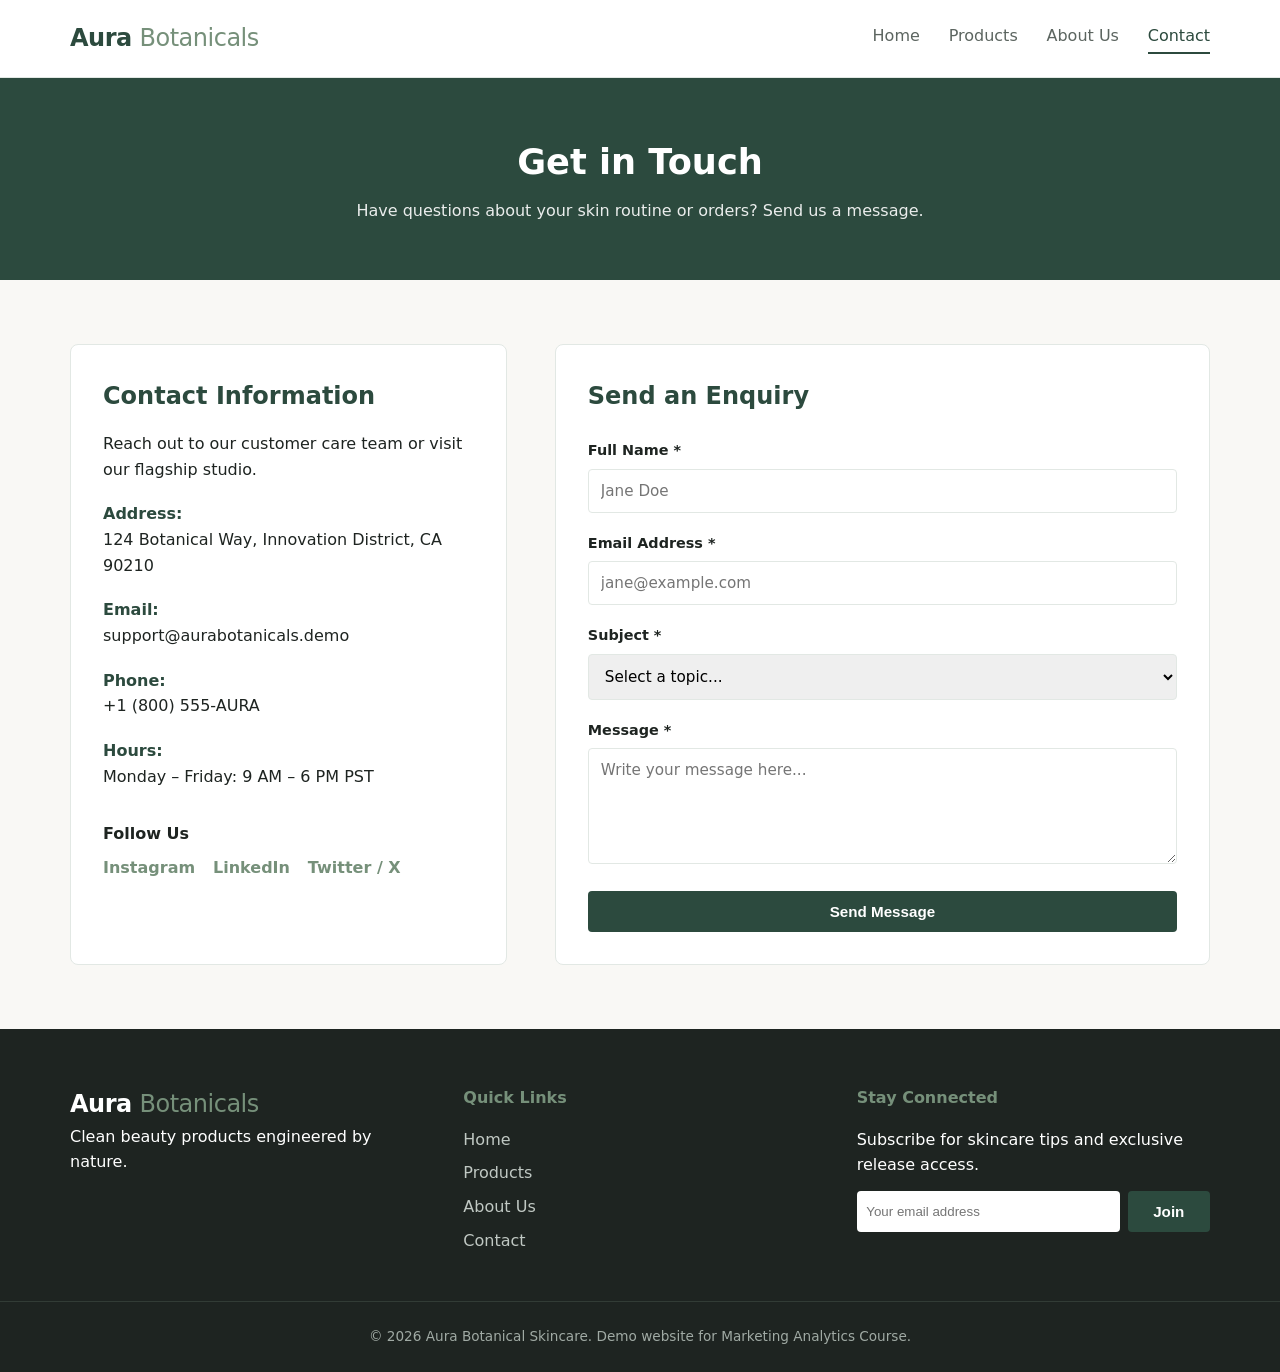
<file: contact.html>
<!DOCTYPE html>
<html lang="en">
<head>
    <script async src="https://www.googletagmanager.com/gtm.js?id=GTM-NLXZ6577"></script>
<script>
  window.dataLayer = window.dataLayer || [];
  function gtag(){dataLayer.push(arguments);}
  gtag('js', new Date());
</script>
    <meta charset="UTF-8">
    <meta name="viewport" content="width=device-width, initial-scale=1.0">
    <title>Contact Us | Aura Botanical Skincare</title>
    <link rel="stylesheet" href="style.css">
    
   

    <header class="header">
        <div class="container nav-container">
            <a href="index.html" class="logo">Aura <span>Botanicals</span></a>
            <nav class="navbar">
                <a href="index.html" class="nav-link">Home</a>
                <a href="products.html" class="nav-link">Products</a>
                <a href="about.html" class="nav-link">About Us</a>
                <a href="contact.html" class="nav-link active">Contact</a>
            </nav>
        </div>
    </header>

    <section class="page-banner">
        <div class="container">
            <h1>Get in Touch</h1>
            <p>Have questions about your skin routine or orders? Send us a message.</p>
        </div>
    </section>

    <section class="container contact-section">
        <div class="contact-grid">
            
            <!-- Contact Details -->
            <div class="contact-info">
                <h2>Contact Information</h2>
                <p>Reach out to our customer care team or visit our flagship studio.</p>
                
                <div class="info-item">
                    <strong>Address:</strong>
                    <p>124 Botanical Way, Innovation District, CA 90210</p>
                </div>
                <div class="info-item">
                    <strong>Email:</strong>
                    <p>support@aurabotanicals.demo</p>
                </div>
                <div class="info-item">
                    <strong>Phone:</strong>
                    <p>+1 (800) 555-AURA</p>
                </div>
                <div class="info-item">
                    <strong>Hours:</strong>
                    <p>Monday – Friday: 9 AM – 6 PM PST</p>
                </div>
                
                <div class="social-links">
                    <h4>Follow Us</h4>
                    <a href="#" class="social-icon">Instagram</a>
                    <a href="#" class="social-icon">LinkedIn</a>
                    <a href="#" class="social-icon">Twitter / X</a>
                </div>
            </div>

            <!-- Contact Form -->
            <div class="contact-form-container">
                <h2>Send an Enquiry</h2>
                <form id="contact-form" novalidate>
                    <div class="form-group">
                        <label for="name">Full Name *</label>
                        <input type="text" id="name" name="name" placeholder="Jane Doe" required>
                        <span class="error-msg" id="name-error"></span>
                    </div>

                    <div class="form-group">
                        <label for="email">Email Address *</label>
                        <input type="email" id="email" name="email" placeholder="jane@example.com" required>
                        <span class="error-msg" id="email-error"></span>
                    </div>

                    <div class="form-group">
                        <label for="subject">Subject *</label>
                        <select id="subject" name="subject" required>
                            <option value="">Select a topic...</option>
                            <option value="product_inquiry">Product Advice</option>
                            <option value="order_status">Order Status</option>
                            <option value="wholesale">Wholesale Inquiry</option>
                            <option value="other">Other</option>
                        </select>
                        <span class="error-msg" id="subject-error"></span>
                    </div>

                    <div class="form-group">
                        <label for="message">Message *</label>
                        <textarea id="message" name="message" rows="5" placeholder="Write your message here..." required></textarea>
                        <span class="error-msg" id="message-error"></span>
                    </div>

                    <button type="submit" class="btn btn-primary btn-block">Send Message</button>
                    <div id="form-feedback" class="form-feedback"></div>
                </form>
            </div>

        </div>
    </section>

    <footer class="footer">
        <div class="container footer-grid">
            <div>
                <a href="index.html" class="logo footer-logo">Aura <span>Botanicals</span></a>
                <p>Clean beauty products engineered by nature.</p>
            </div>
            <div>
                <h4>Quick Links</h4>
                <ul>
                    <li><a href="index.html">Home</a></li>
                    <li><a href="products.html">Products</a></li>
                    <li><a href="about.html">About Us</a></li>
                    <li><a href="contact.html">Contact</a></li>
                </ul>
            </div>
            <div>
                <h4>Stay Connected</h4>
                <p>Subscribe for skincare tips and exclusive release access.</p>
                <form class="newsletter-form" id="footer-newsletter-4">
                    <input type="email" placeholder="Your email address" required>
                    <button type="submit" class="btn btn-primary">Join</button>
                </form>
            </div>
        </div>
        <div class="footer-bottom">
            <p>&copy; 2026 Aura Botanical Skincare. Demo website for Marketing Analytics Course.</p>
        </div>
    </footer>

    <script src="script.js"></script>
</body>
</html>
</file>
<file: style.css>
:root {
    --primary: #2C4A3E;
    --primary-hover: #1E352C;
    --secondary: #76907A;
    --bg-light: #F9F8F5;
    --text-dark: #1E2421;
    --text-muted: #5C6560;
    --white: #FFFFFF;
    --border-color: #E2E8E4;
    --accent-gold: #D4A373;
    --error-red: #D9534F;
    --success-green: #2E7D32;
    --font-main: 'Segoe UI', system-ui, -apple-system, sans-serif;
    --transition: all 0.3s ease;
}

* {
    margin: 0;
    padding: 0;
    box-sizing: border-box;
}

body {
    font-family: var(--font-main);
    color: var(--text-dark);
    background-color: var(--bg-light);
    line-height: 1.6;
}

a {
    text-decoration: none;
    color: inherit;
}

ul {
    list-style: none;
}

img {
    max-width: 100%;
    height: auto;
    display: block;
}

.container {
    width: 90%;
    max-width: 1140px;
    margin: 0 auto;
}

.header {
    background-color: var(--white);
    border-bottom: 1px solid var(--border-color);
    position: sticky;
    top: 0;
    z-index: 100;
}

.nav-container {
    display: flex;
    justify-content: space-between;
    align-items: center;
    padding: 1.2rem 0;
}

.logo {
    font-size: 1.5rem;
    font-weight: 700;
    color: var(--primary);
    letter-spacing: -0.5px;
}

.logo span {
    color: var(--secondary);
    font-weight: 400;
}

.navbar {
    display: flex;
    gap: 1.8rem;
}

.nav-link {
    font-weight: 500;
    color: var(--text-muted);
    transition: var(--transition);
    padding-bottom: 4px;
}

.nav-link:hover, .nav-link.active {
    color: var(--primary);
    border-bottom: 2px solid var(--primary);
}

.hero {
    background: linear-gradient(rgba(44, 74, 62, 0.65), rgba(44, 74, 62, 0.65)), 
                url('https://images.unsplash.com/photo-1540555700478-4be289fbecef?auto=format&fit=crop&w=1600&q=80') center/cover no-repeat;
    color: var(--white);
    text-align: center;
    padding: 6rem 1rem;
}

.hero-content h1 {
    font-size: 2.8rem;
    margin-bottom: 1rem;
}

.hero-content p {
    font-size: 1.2rem;
    max-width: 600px;
    margin: 0 auto 2rem;
    opacity: 0.95;
}

.hero-buttons {
    display: flex;
    justify-content: center;
    gap: 1rem;
}

.page-banner {
    background-color: var(--primary);
    color: var(--white);
    text-align: center;
    padding: 3.5rem 1rem;
}

.page-banner h1 {
    font-size: 2.2rem;
    margin-bottom: 0.5rem;
}

.page-banner p {
    opacity: 0.9;
}

.btn {
    display: inline-block;
    padding: 0.75rem 1.6rem;
    border-radius: 4px;
    font-weight: 600;
    cursor: pointer;
    transition: var(--transition);
    border: none;
    font-size: 0.95rem;
}

.btn-primary {
    background-color: var(--primary);
    color: var(--white);
}

.btn-primary:hover {
    background-color: var(--primary-hover);
}

.btn-secondary {
    background-color: transparent;
    color: var(--white);
    border: 2px solid var(--white);
}

.btn-secondary:hover {
    background-color: var(--white);
    color: var(--primary);
}

.btn-sm {
    padding: 0.4rem 0.9rem;
    font-size: 0.85rem;
    background-color: var(--primary);
    color: var(--white);
}

.btn-sm:hover {
    background-color: var(--primary-hover);
}

.btn-block {
    width: 100%;
}

.features {
    display: grid;
    grid-template-columns: repeat(auto-fit, minmax(250px, 1fr));
    gap: 1.5rem;
    margin: 3rem auto;
}

.feature-card {
    background-color: var(--white);
    padding: 1.8rem;
    border-radius: 6px;
    border: 1px solid var(--border-color);
    text-align: center;
}

.feature-card h3 {
    color: var(--primary);
    margin-bottom: 0.5rem;
}

.grid {
    display: grid;
    gap: 1.8rem;
}

.grid-3 {
    grid-template-columns: repeat(auto-fit, minmax(280px, 1fr));
}

.featured-products, .catalog-section {
    margin: 3.5rem auto;
}

.featured-products h2 {
    margin-bottom: 1.8rem;
    text-align: center;
    color: var(--primary);
}

.card {
    background-color: var(--white);
    border-radius: 8px;
    overflow: hidden;
    border: 1px solid var(--border-color);
    transition: var(--transition);
    display: flex;
    flex-direction: column;
}

.card:hover {
    transform: translateY(-5px);
    box-shadow: 0 10px 20px rgba(0,0,0,0.08);
}

.card img {
    height: 220px;
    width: 100%;
    object-fit: cover;
}

.card-body {
    padding: 1.5rem;
    display: flex;
    flex-direction: column;
    flex-grow: 1;
}

.badge {
    align-self: flex-start;
    background-color: #EBF3EE;
    color: var(--primary);
    font-size: 0.75rem;
    font-weight: 700;
    padding: 0.2rem 0.6rem;
    border-radius: 50px;
    text-transform: uppercase;
    margin-bottom: 0.5rem;
}

.card-body h3 {
    font-size: 1.2rem;
    margin-bottom: 0.5rem;
}

.card-body p {
    color: var(--text-muted);
    font-size: 0.9rem;
    margin-bottom: 1.2rem;
    flex-grow: 1;
}

.card-footer {
    display: flex;
    justify-content: space-between;
    align-items: center;
    margin-top: auto;
}

.price {
    font-size: 1.25rem;
    font-weight: 700;
    color: var(--primary);
}

.filter-bar {
    display: flex;
    justify-content: center;
    gap: 0.5rem;
    flex-wrap: wrap;
    margin-bottom: 2.5rem;
}

.filter-btn {
    padding: 0.5rem 1.2rem;
    background-color: var(--white);
    border: 1px solid var(--border-color);
    border-radius: 50px;
    cursor: pointer;
    font-weight: 500;
    color: var(--text-muted);
    transition: var(--transition);
}

.filter-btn:hover, .filter-btn.active {
    background-color: var(--primary);
    color: var(--white);
    border-color: var(--primary);
}

.story-section, .testimonials-section {
    margin: 4rem auto;
}

.story-grid {
    display: grid;
    grid-template-columns: 1fr 1fr;
    gap: 2.5rem;
    align-items: center;
}

.story-text h2 {
    color: var(--primary);
    font-size: 2rem;
    margin-bottom: 1rem;
}

.story-text p {
    margin-bottom: 1rem;
    color: var(--text-muted);
}

.story-image img {
    border-radius: 8px;
}

.values-section {
    background-color: #EBF3EE;
    padding: 4rem 0;
}

.values-section h2 {
    color: var(--primary);
    margin-bottom: 2.5rem;
}

.value-card {
    background: var(--white);
    padding: 2rem;
    border-radius: 8px;
}

.value-card h3 {
    color: var(--primary);
    margin-bottom: 0.5rem;
}

.testimonial-card {
    background-color: var(--white);
    padding: 1.8rem;
    border-radius: 8px;
    border: 1px solid var(--border-color);
    font-style: italic;
}

.testimonial-card strong {
    display: block;
    margin-top: 1rem;
    font-style: normal;
    color: var(--primary);
}

.contact-section {
    margin: 4rem auto;
}

.contact-grid {
    display: grid;
    grid-template-columns: 1fr 1.5fr;
    gap: 3rem;
}

.contact-info {
    background-color: var(--white);
    padding: 2rem;
    border-radius: 8px;
    border: 1px solid var(--border-color);
}

.contact-info h2 {
    color: var(--primary);
    margin-bottom: 1rem;
}

.info-item {
    margin-top: 1.2rem;
}

.info-item strong {
    color: var(--primary);
}

.social-links {
    margin-top: 2rem;
}

.social-links h4 {
    margin-bottom: 0.5rem;
}

.social-icon {
    display: inline-block;
    margin-right: 0.8rem;
    color: var(--secondary);
    font-weight: 600;
}

.social-icon:hover {
    color: var(--primary);
}

.contact-form-container {
    background-color: var(--white);
    padding: 2rem;
    border-radius: 8px;
    border: 1px solid var(--border-color);
}

.contact-form-container h2 {
    color: var(--primary);
    margin-bottom: 1.5rem;
}

.form-group {
    margin-bottom: 1.2rem;
}

.form-group label {
    display: block;
    margin-bottom: 0.4rem;
    font-weight: 600;
    font-size: 0.9rem;
}

.form-group input,
.form-group select,
.form-group textarea {
    width: 100%;
    padding: 0.75rem;
    border: 1px solid var(--border-color);
    border-radius: 4px;
    font-family: inherit;
    font-size: 0.95rem;
}

.form-group input:focus,
.form-group select:focus,
.form-group textarea:focus {
    outline: none;
    border-color: var(--primary);
}

.error-msg {
    color: var(--error-red);
    font-size: 0.8rem;
    margin-top: 0.25rem;
    display: block;
}

.form-feedback {
    margin-top: 1rem;
    padding: 0.8rem;
    border-radius: 4px;
    display: none;
    font-weight: 500;
}

.form-feedback.success {
    display: block;
    background-color: #E8F5E9;
    color: var(--success-green);
    border: 1px solid #A5D6A7;
}

.form-feedback.error {
    display: block;
    background-color: #FFEBEE;
    color: var(--error-red);
    border: 1px solid #FFCDD2;
}

.footer {
    background-color: var(--text-dark);
    color: var(--white);
    padding: 3.5rem 0 0;
    margin-top: 4rem;
}

.footer-grid {
    display: grid;
    grid-template-columns: repeat(auto-fit, minmax(220px, 1fr));
    gap: 2.5rem;
    padding-bottom: 2.5rem;
}

.footer-logo {
    color: var(--white);
}

.footer-grid h4 {
    margin-bottom: 1rem;
    color: var(--secondary);
}

.footer-grid ul li {
    margin-bottom: 0.5rem;
}

.footer-grid ul li a {
    color: #C0C8C3;
    transition: var(--transition);
}

.footer-grid ul li a:hover {
    color: var(--white);
}

.newsletter-form {
    display: flex;
    gap: 0.5rem;
    margin-top: 0.8rem;
}

.newsletter-form input {
    padding: 0.6rem;
    border-radius: 4px;
    border: none;
    width: 100%;
}

.footer-bottom {
    border-top: 1px solid #323C36;
    text-align: center;
    padding: 1.5rem 0;
    font-size: 0.85rem;
    color: #A0AAA4;
}

.text-center {
    text-align: center;
}

@media (max-width: 768px) {
    .nav-container {
        flex-direction: column;
        gap: 1rem;
    }
    
    .story-grid, .contact-grid {
        grid-template-columns: 1fr;
    }

    .hero-content h1 {
        font-size: 2.1rem;
    }
}
</file>
